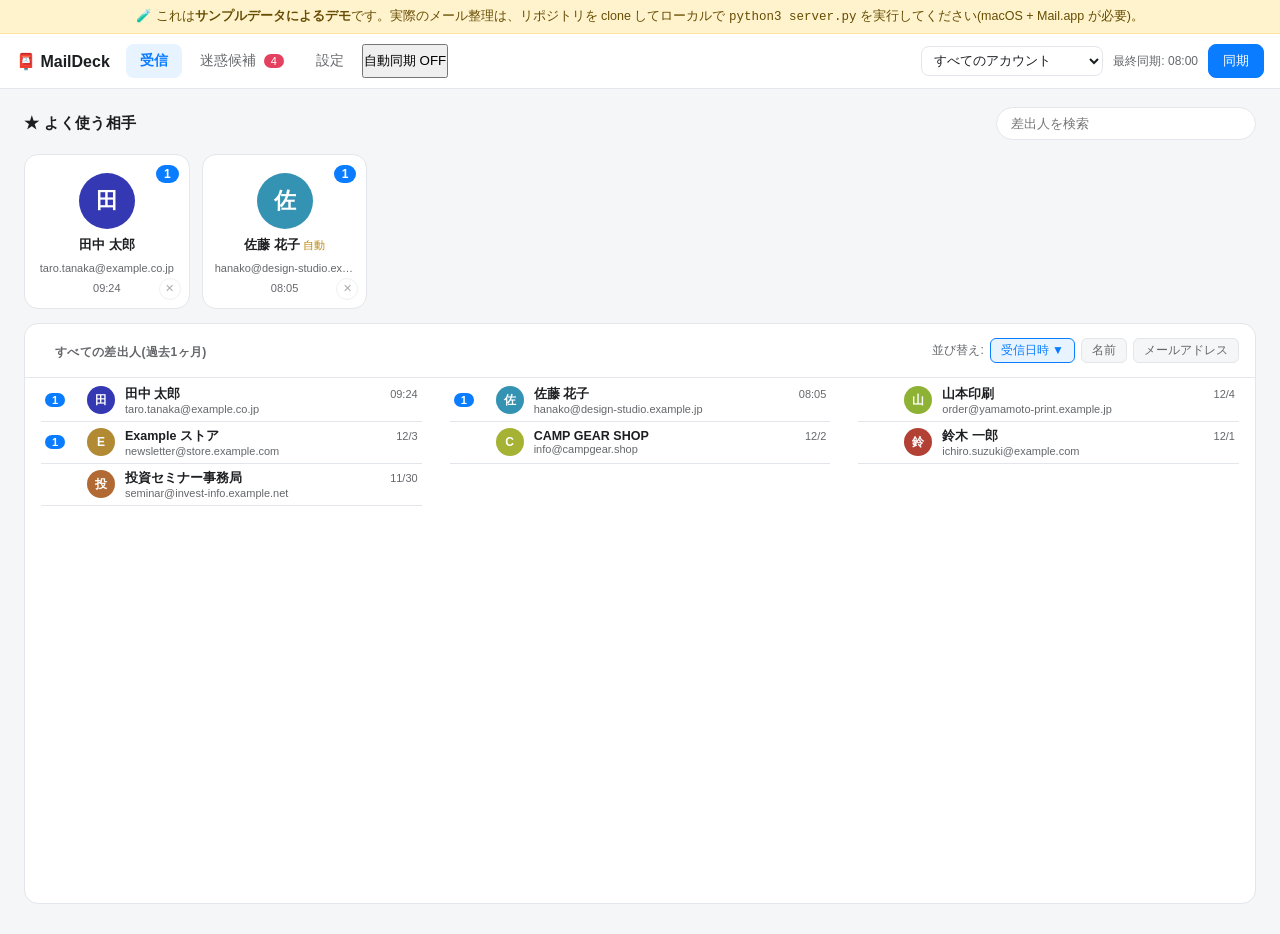
<file: docs/index.html>
<!DOCTYPE html>
<html lang="ja">
<head>
<meta charset="utf-8">
<meta name="viewport" content="width=device-width, initial-scale=1">
<title>MailDeck</title>
<link rel="stylesheet" href="style.css">
</head>
<body>
<div id="app">
  <header id="topbar">
    <div class="logo">📮 MailDeck</div>
    <nav id="tabs">
      <button class="tab active" data-tab="inbox">受信</button>
      <button class="tab" data-tab="spam">迷惑候補 <span id="spamBadge" class="badge hidden">0</span></button>
      <button class="tab" data-tab="settings">設定</button>
      <button id="autoSyncNav" class="nav-toggle" title="MailDeckを開いている間、1時間ごとに自動で同期(ON/OFF)">自動同期 OFF</button>
    </nav>
    <div class="topbar-right">
      <select id="accountSelect" title="メールアカウント切替">
        <option value="all">すべてのアカウント</option>
      </select>
      <span id="syncStatus" class="sync-status"></span>
      <button id="syncBtn" class="btn primary">同期</button>
    </div>
  </header>

  <!-- 受信タブ: サムネイルタイル型ダッシュボード -->
  <main id="view-inbox" class="view">
    <div id="dash">
      <div class="dash-head">
        <div class="section-title big">★ よく使う相手</div>
        <input id="senderSearch" type="search" placeholder="差出人を検索">
      </div>
      <div id="favTiles" class="tile-grid"></div>
      <div class="all-box">
        <div class="all-head">
          <div class="section-title">すべての差出人(過去1ヶ月)</div>
          <div class="sort-btns">
            並び替え:
            <button class="sort-btn" data-sort="latest">受信日時</button>
            <button class="sort-btn" data-sort="name">名前</button>
            <button class="sort-btn" data-sort="addr">メールアドレス</button>
          </div>
        </div>
        <div id="allList" class="all-list"></div>
      </div>
    </div>

    <!-- メッセンジャー画面 (タイルクリックで表示) -->
    <section id="threadOverlay" class="hidden">
      <div id="threadHeader">
        <button id="backBtn" class="btn small">← 一覧に戻る</button>
        <div class="thread-title">
          <div class="thread-title-text">
            <div id="threadName"></div>
            <div id="threadAddr"></div>
          </div>
          <button id="threadReadBtn" class="btn small ghost hidden" title="この差出人を既読にする(Mail.app にも反映)">✓ すべて既読</button>
        </div>
        <div class="thread-actions">
          <button id="syncSenderBtn" class="btn small">🔄 この相手を同期</button>
          <button id="pinBtn" class="btn small">★ よく使う相手に追加</button>
          <button id="threadDeleteBtn" class="btn small ghost danger-ghost hidden" title="この差出人のメールをすべてゴミ箱へ移動(Mail.app・復元可能)">🗑 すべて削除</button>
          <button id="blockBtn" class="btn small danger">⛔ ブロック</button>
        </div>
      </div>
      <div id="bubbles"></div>
    </section>
  </main>

  <!-- 迷惑候補タブ -->
  <main id="view-spam" class="view hidden">
    <div class="spam-wrap">
      <div class="spam-toolbar">
        <label><input type="checkbox" id="checkAllSpam"> 高確度をすべて選択</label>
        <button id="moveSpamBtn" class="btn danger">選択したメールを「<span class="mbname"></span>」へ仕訳</button>
        <button id="aiJudgeBtn" class="btn hidden">🤖 グレーゾーンをAI判定</button>
      </div>
      <h2>迷惑メール(高確度) <span id="spamCount" class="count"></span></h2>
      <div id="spamItems" class="mail-items"></div>
      <h2>グレーゾーン(要確認) <span id="greyCount" class="count"></span></h2>
      <p class="hint">判断に迷うメールです。「迷惑」にすると差出人がブロックリストに、「問題なし」にすると信頼リストに学習されます。</p>
      <div id="greyItems" class="mail-items"></div>
    </div>
  </main>

  <!-- 設定タブ -->
  <main id="view-settings" class="view hidden">
    <div class="settings-wrap">
      <h2>設定</h2>
      <div class="setting-row">
        <label><input type="checkbox" id="autoFavToggle"> 重要な差出人を自動で「よく使う相手」に追加する</label>
      </div>
      <div class="setting-row">
        <label>1アカウントの最大取得件数:
          <select id="limitSelect">
            <option value="100">100件</option>
            <option value="200">200件</option>
            <option value="300">300件</option>
            <option value="500">500件</option>
          </select>
        </label>
        <p class="hint">初回の全取得で読み込む1アカウントあたりの上限です(過去1ヶ月分・メールが非常に多い場合の保護)。2回目以降は新着だけの差分同期になります。</p>
      </div>
      <div class="setting-row">
        <h3>同期対象アカウント</h3>
        <p class="hint">チェックを外したアカウントは同期・表示の対象外になります。</p>
        <div id="accountToggles" class="chip-list"></div>
      </div>
      <div class="setting-row">
        <h3>同期の方式</h3>
        <p class="hint">右上の「同期」は前回以降の<strong>新着だけ</strong>を取得します(差分同期)。初回のみ時間をかけて全部読み込み、以降は高速です。表示がおかしい時やキャッシュを作り直したい時は全体を再取得してください。</p>
        <label class="auto-sync-row"><input type="checkbox" id="autoSyncToggle"> MailDeckを開いている間、1時間ごとに自動で同期する</label>
        <button id="fullResyncBtn" class="btn">全体を再取得(時間がかかります)</button>
      </div>
      <div class="setting-row">
        <h3>動作モード</h3>
        <p id="modeInfo" class="hint"></p>
      </div>
      <div class="setting-row">
        <h3>信頼済みの差出人 <span class="count" id="trustCount"></span></h3>
        <div id="trustList" class="chip-list"></div>
      </div>
      <div class="setting-row">
        <h3>ブロック済みの差出人 <span class="count" id="blockCount"></span></h3>
        <div id="blockList" class="chip-list"></div>
      </div>
    </div>
  </main>
</div>
<script src="demo.js"></script>
<script src="app.js"></script>
</body>
</html>
</file>
<file: docs/style.css>
:root {
  --bg: #f5f6f8;
  --panel: #ffffff;
  --border: #e3e6ea;
  --text: #1c1e21;
  --muted: #65676b;
  --accent: #0a7cff;
  --accent-soft: #e7f3ff;
  --danger: #e4405f;
  --danger-soft: #ffe9ee;
  --warn: #b8860b;
  --warn-soft: #fff7e0;
  --bubble-in: #eef0f2;
  --bubble-radius: 18px;
}
@media (prefers-color-scheme: dark) {
  :root {
    --bg: #18191a;
    --panel: #242526;
    --border: #3a3b3c;
    --text: #e4e6eb;
    --muted: #b0b3b8;
    --accent: #2d88ff;
    --accent-soft: #263951;
    --danger: #ff5c7a;
    --danger-soft: #43242c;
    --warn: #e0b23e;
    --warn-soft: #3d3423;
    --bubble-in: #3a3b3c;
  }
}
* { box-sizing: border-box; margin: 0; padding: 0; }
html, body { height: 100%; }
body {
  font-family: -apple-system, BlinkMacSystemFont, "Hiragino Sans", "Hiragino Kaku Gothic ProN", Meiryo, sans-serif;
  background: var(--bg);
  color: var(--text);
  font-size: 14px;
}
.hidden { display: none !important; }
#app { display: flex; flex-direction: column; height: 100vh; }

/* ---------- topbar ---------- */
#topbar {
  display: flex; align-items: center; gap: 16px;
  padding: 10px 16px;
  background: var(--panel);
  border-bottom: 1px solid var(--border);
}
.logo { font-weight: 700; font-size: 16px; cursor: pointer; user-select: none; }
.logo:hover { opacity: 0.75; }
#tabs { display: flex; gap: 4px; flex: 1; }
.tab {
  border: none; background: transparent; color: var(--muted);
  padding: 8px 14px; border-radius: 8px; cursor: pointer; font-size: 14px;
}
.tab:hover { background: var(--bg); }
.tab.active { background: var(--accent-soft); color: var(--accent); font-weight: 600; }
.badge {
  background: var(--danger); color: #fff; border-radius: 10px;
  font-size: 11px; padding: 1px 7px; margin-left: 4px;
}
.topbar-right { display: flex; align-items: center; gap: 10px; }
.sync-status { color: var(--muted); font-size: 12px; max-width: 320px; overflow: hidden; text-overflow: ellipsis; white-space: nowrap; }

.btn {
  border: 1px solid var(--border); background: var(--panel); color: var(--text);
  padding: 7px 14px; border-radius: 8px; cursor: pointer; font-size: 13px;
}
.btn:hover { filter: brightness(0.96); }
.btn.primary { background: var(--accent); border-color: var(--accent); color: #fff; }
.btn.danger { background: var(--danger); border-color: var(--danger); color: #fff; }
.btn.small { padding: 5px 10px; font-size: 12px; }
.btn:disabled { opacity: 0.5; cursor: default; }

/* ---------- inbox (thumbnail dashboard) ---------- */
#view-inbox { display: flex; flex: 1; min-height: 0; position: relative; }
#dash {
  flex: 1; min-height: 0; overflow-y: auto;
  padding: 18px 24px 30px; display: flex; flex-direction: column; gap: 14px;
}
.dash-head { display: flex; align-items: center; justify-content: space-between; gap: 16px; }
.section-title.big { font-size: 15px; color: var(--text); padding: 0; }
.dash-head input {
  width: 260px; padding: 8px 14px; border-radius: 18px;
  border: 1px solid var(--border); background: var(--panel); color: var(--text);
  font-size: 13px; outline: none;
}
#accountSelect {
  max-width: 220px; padding: 6px 8px; border-radius: 8px;
  border: 1px solid var(--border); background: var(--panel); color: var(--text);
  font-size: 12.5px;
}

.tile-grid {
  display: grid; grid-template-columns: repeat(auto-fill, minmax(150px, 1fr));
  gap: 12px;
}
.tile {
  position: relative; background: var(--panel); border: 1px solid var(--border);
  border-radius: 14px; padding: 18px 12px 14px; cursor: pointer;
  display: flex; flex-direction: column; align-items: center; gap: 8px;
  text-align: center; transition: transform 0.08s, box-shadow 0.08s;
}
.tile:hover { transform: translateY(-2px); box-shadow: 0 4px 14px rgba(0,0,0,0.10); }
.tile .avatar { width: 56px; height: 56px; font-size: 22px; }
.tile-name {
  font-weight: 700; font-size: 13px; line-height: 1.3; max-width: 100%;
  overflow: hidden; text-overflow: ellipsis; white-space: nowrap;
}
.tile-sub { color: var(--muted); font-size: 11px; max-width: 100%; overflow: hidden; text-overflow: ellipsis; white-space: nowrap; }
.tile-date { color: var(--muted); font-size: 11px; }
.tile .unread-dot { position: absolute; top: 10px; right: 10px; font-size: 12px; padding: 2px 8px; }
.tile-x {
  position: absolute; bottom: 8px; right: 8px;
  width: 22px; height: 22px; border-radius: 50%;
  border: 1px solid var(--border); background: var(--panel); color: var(--muted);
  font-size: 11px; line-height: 1; cursor: pointer;
  display: flex; align-items: center; justify-content: center;
  opacity: 0.55; transition: opacity 0.1s;
}
.tile:hover .tile-x { opacity: 1; }
.tile-x:hover { color: var(--danger); border-color: var(--danger); }
.tile .auto-mark { color: var(--warn); font-size: 10.5px; font-weight: 400; }
.tile-empty { color: var(--muted); font-size: 12.5px; padding: 14px 4px; grid-column: 1 / -1; line-height: 1.7; }

.all-box {
  background: var(--panel); border: 1px solid var(--border); border-radius: 14px;
  display: flex; flex-direction: column;
  flex: 1 1 auto; min-height: 320px; /* 残りの高さいっぱいに広がり、ブラウザ下端に揃う */
}
.all-head {
  display: flex; align-items: center; justify-content: space-between;
  padding: 10px 16px; border-bottom: 1px solid var(--border);
}
.sort-btns { color: var(--muted); font-size: 12px; display: flex; align-items: center; gap: 6px; }
.sort-btn {
  border: 1px solid var(--border); background: var(--bg); color: var(--muted);
  border-radius: 6px; padding: 3px 10px; font-size: 12px; cursor: pointer;
}
.sort-btn.active { background: var(--accent-soft); color: var(--accent); border-color: var(--accent); }
.all-list {
  overflow-y: auto; flex: 1;
  display: grid; grid-template-columns: repeat(3, 1fr);
  column-gap: 28px; align-content: start;
  padding: 2px 16px;
}
@media (max-width: 1100px) { .all-list { grid-template-columns: repeat(2, 1fr); } }
@media (max-width: 700px) { .all-list { grid-template-columns: 1fr; } }
.all-row {
  display: grid; grid-template-columns: 34px 30px minmax(0, 1fr) auto;
  gap: 8px; align-items: center;
  padding: 6px 4px; cursor: pointer; font-size: 12.5px;
  border-bottom: 1px solid var(--border);
}
.all-row:hover { background: var(--bg); }
.all-row .avatar { width: 28px; height: 28px; font-size: 12px; }
.all-row .r-main { min-width: 0; }
.all-row .r-name { font-weight: 600; overflow: hidden; text-overflow: ellipsis; white-space: nowrap; }
.all-row .r-addr { color: var(--muted); font-size: 11px; overflow: hidden; text-overflow: ellipsis; white-space: nowrap; }
.all-row .r-date { color: var(--muted); font-size: 11px; text-align: right; align-self: start; margin-top: 2px; }
.all-row .unread-dot { justify-self: start; }

#threadOverlay {
  position: absolute; inset: 0; z-index: 5;
  background: var(--bg);
  display: flex; flex-direction: column; min-height: 0;
}
#threadHeader { display: flex; align-items: center; gap: 14px; padding: 12px 20px; background: var(--panel); border-bottom: 1px solid var(--border); }
#threadHeader .thread-title { flex: 1; min-width: 0; }
#senderList {
  width: 320px; min-width: 240px;
  background: var(--panel); border-right: 1px solid var(--border);
  overflow-y: auto; padding-bottom: 24px;
}
.search-box { padding: 10px 12px; position: sticky; top: 0; background: var(--panel); z-index: 2; }
.search-box input {
  width: 100%; padding: 8px 12px; border-radius: 18px;
  border: 1px solid var(--border); background: var(--bg); color: var(--text);
  font-size: 13px; outline: none;
}
.section-title {
  padding: 10px 14px 6px; font-size: 12px; font-weight: 700; color: var(--muted);
  letter-spacing: 0.03em;
}
.sender-item {
  display: flex; align-items: center; gap: 10px;
  padding: 9px 12px; cursor: pointer; border-radius: 10px; margin: 0 6px;
}
.sender-item:hover { background: var(--bg); }
.sender-item.active { background: var(--accent-soft); }
.avatar {
  width: 42px; height: 42px; border-radius: 50%;
  display: flex; align-items: center; justify-content: center;
  color: #fff; font-weight: 700; font-size: 16px; flex-shrink: 0;
}
.sender-meta { flex: 1; min-width: 0; }
.sender-name { font-weight: 600; font-size: 13.5px; overflow: hidden; text-overflow: ellipsis; white-space: nowrap; }
.sender-name .auto-mark { color: var(--warn); font-size: 11px; font-weight: 400; }
.sender-sub { color: var(--muted); font-size: 12px; overflow: hidden; text-overflow: ellipsis; white-space: nowrap; }
.sender-right { display: flex; flex-direction: column; align-items: flex-end; gap: 4px; flex-shrink: 0; }
.sender-date { color: var(--muted); font-size: 11px; }
.unread-dot {
  background: var(--accent); color: #fff; border-radius: 10px;
  font-size: 11px; padding: 1px 7px; font-weight: 700;
}

#threadPane { flex: 1; display: flex; flex-direction: column; min-width: 0; }
.empty-state {
  flex: 1; display: flex; flex-direction: column; align-items: center; justify-content: center;
  color: var(--muted); text-align: center; line-height: 1.7;
}
.empty-icon { font-size: 42px; margin-bottom: 10px; }
#threadView { flex: 1; display: flex; flex-direction: column; min-height: 0; }
#threadHeader {
  display: flex; align-items: center; justify-content: space-between;
  padding: 12px 20px; background: var(--panel); border-bottom: 1px solid var(--border);
}
#threadName { font-weight: 700; font-size: 15px; }
#threadAddr { color: var(--muted); font-size: 12px; }
.thread-actions { display: flex; gap: 8px; }
#bubbles { flex: 1; overflow-y: auto; padding: 20px 24px; display: flex; flex-direction: column; gap: 4px; }

.day-sep {
  align-self: center; color: var(--muted); font-size: 11.5px;
  background: var(--panel); border: 1px solid var(--border);
  padding: 3px 12px; border-radius: 12px; margin: 14px 0 8px;
}
.bubble {
  max-width: 72%; align-self: flex-start;
  background: var(--bubble-in); border-radius: var(--bubble-radius);
  padding: 10px 14px; margin: 2px 0; cursor: pointer;
}
.bubble:hover { filter: brightness(0.97); }
.bubble .b-subject { font-weight: 600; font-size: 13.5px; }
.bubble .b-time { color: var(--muted); font-size: 11px; margin-top: 4px; }
.bubble.unread { border-left: 3px solid var(--accent); }
.bubble .b-body {
  margin-top: 8px; font-size: 13px; white-space: pre-wrap; word-break: break-word;
  color: var(--text); border-top: 1px solid var(--border); padding-top: 8px;
  max-height: 340px; overflow-y: auto;
}
.bubble .b-loading { color: var(--muted); font-size: 12px; margin-top: 6px; }

/* ---------- spam view ---------- */
#view-spam { flex: 1; overflow-y: auto; }
.spam-wrap { max-width: 900px; margin: 0 auto; padding: 24px 20px 60px; }
.spam-toolbar {
  display: flex; align-items: center; gap: 14px; flex-wrap: wrap;
  position: sticky; top: 0; background: var(--bg); padding: 10px 0; z-index: 2;
}
.spam-wrap h2 { font-size: 16px; margin: 22px 0 8px; }
.count { color: var(--muted); font-weight: 400; font-size: 13px; }
.hint { color: var(--muted); font-size: 12.5px; margin: 4px 0 10px; line-height: 1.6; }
.mail-items { display: flex; flex-direction: column; gap: 8px; }
.mail-item {
  display: flex; gap: 12px; align-items: flex-start;
  background: var(--panel); border: 1px solid var(--border);
  border-radius: 10px; padding: 12px 14px;
}
.mail-item.grey { border-left: 4px solid var(--warn); }
.mail-item.spam { border-left: 4px solid var(--danger); }
.mail-item input[type=checkbox] { margin-top: 4px; }
.mail-main { flex: 1; min-width: 0; }
.mail-subject { font-weight: 600; }
.mail-from { color: var(--muted); font-size: 12.5px; margin-top: 2px; }
.mail-reasons { margin-top: 6px; display: flex; flex-wrap: wrap; gap: 6px; }
.reason-chip {
  font-size: 11.5px; background: var(--danger-soft); color: var(--danger);
  border-radius: 6px; padding: 2px 8px;
}
.mail-item.grey .reason-chip { background: var(--warn-soft); color: var(--warn); }
.mail-actions { display: flex; flex-direction: column; gap: 6px; flex-shrink: 0; }
.ai-verdict { font-size: 12px; font-weight: 700; }
.ai-verdict.spam { color: var(--danger); }
.ai-verdict.ok { color: #2e9e5b; }

/* ---------- settings ---------- */
#view-settings { flex: 1; overflow-y: auto; }
.settings-wrap { max-width: 760px; margin: 0 auto; padding: 24px 20px 60px; }
.settings-wrap h2 { margin-bottom: 16px; }
.setting-row { margin-bottom: 22px; }
.setting-row h3 { font-size: 14px; margin-bottom: 8px; }
.setting-row select { padding: 4px 8px; border-radius: 6px; border: 1px solid var(--border); background: var(--panel); color: var(--text); }
.chip-list { display: flex; flex-wrap: wrap; gap: 8px; }
.chip {
  display: inline-flex; align-items: center; gap: 6px;
  background: var(--panel); border: 1px solid var(--border);
  border-radius: 16px; padding: 4px 12px; font-size: 12.5px;
}
.chip button { border: none; background: none; color: var(--muted); cursor: pointer; font-size: 13px; }
.chip button:hover { color: var(--danger); }

.toast {
  position: fixed; bottom: 24px; left: 50%; transform: translateX(-50%);
  background: var(--text); color: var(--bg);
  padding: 10px 20px; border-radius: 10px; font-size: 13.5px;
  box-shadow: 0 4px 16px rgba(0,0,0,0.25); z-index: 50;
  opacity: 0; transition: opacity 0.25s;
}
.toast.show { opacity: 1; }
</file>
